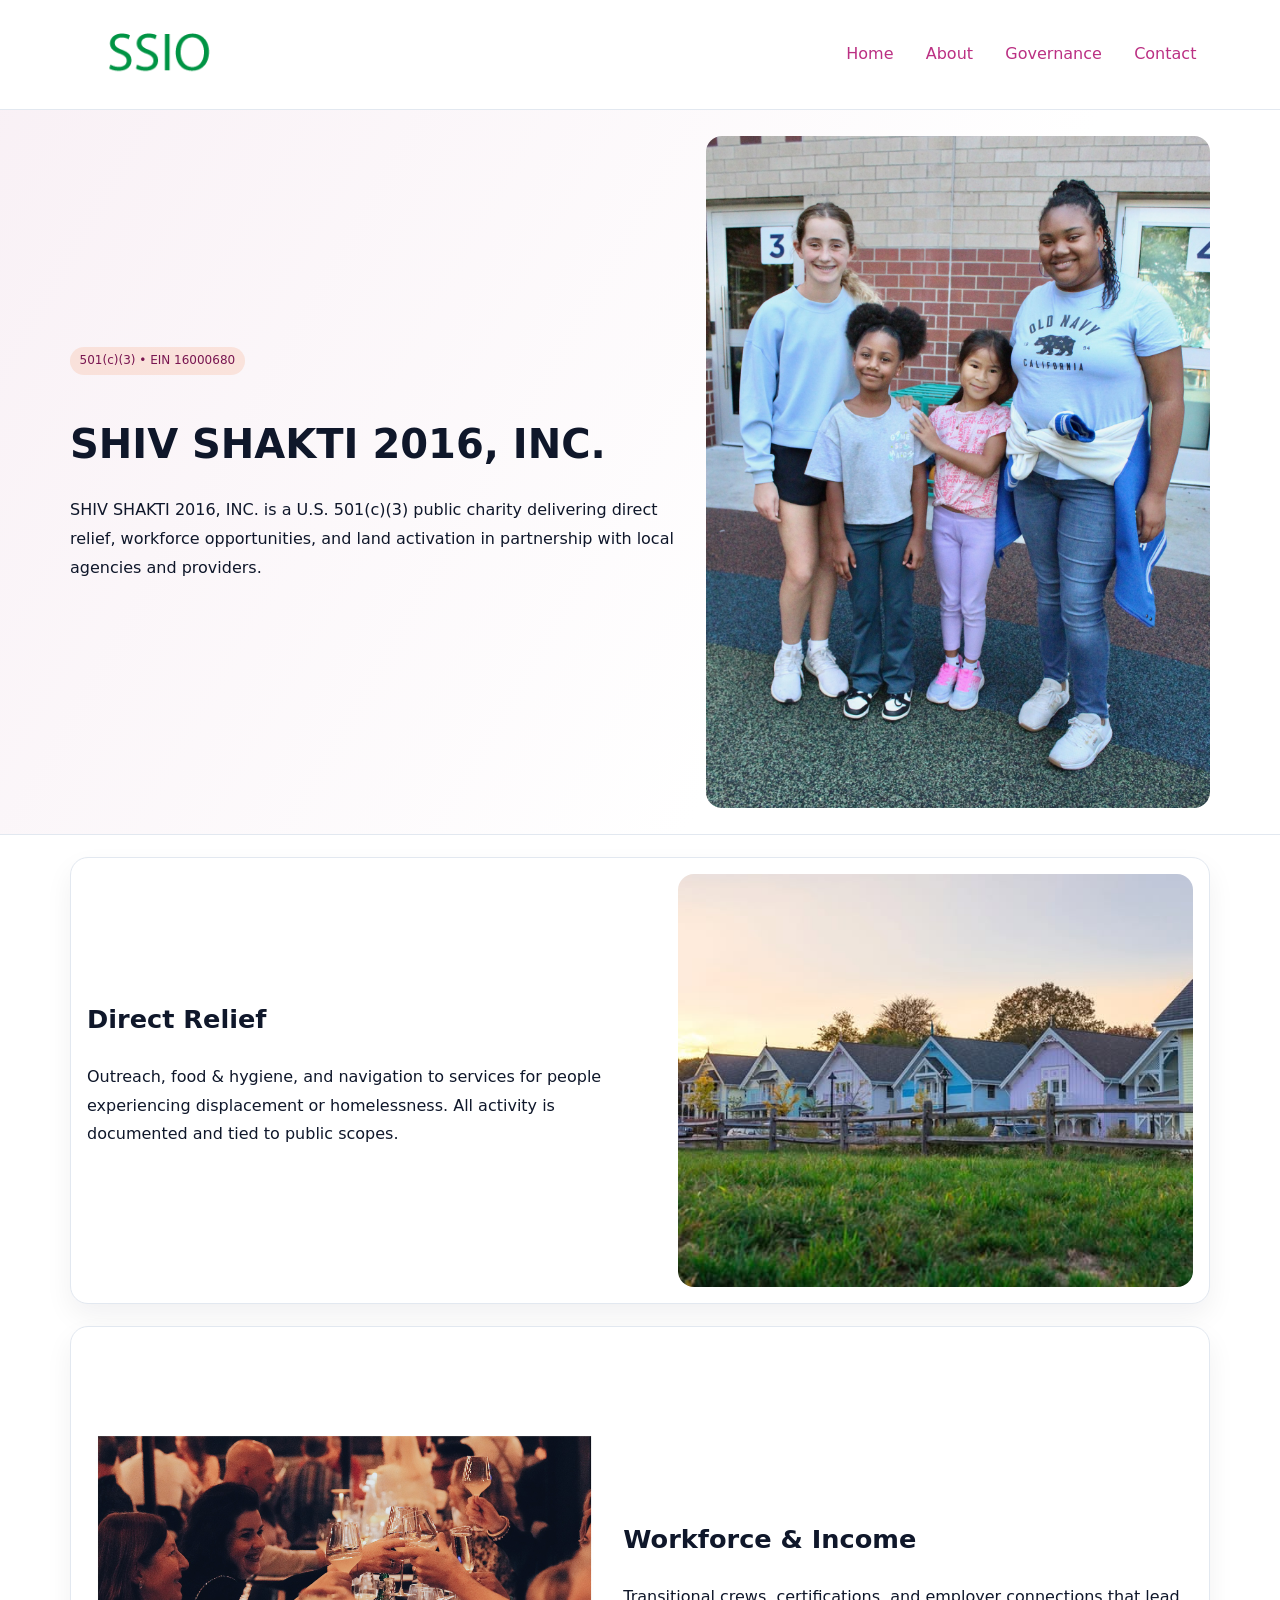
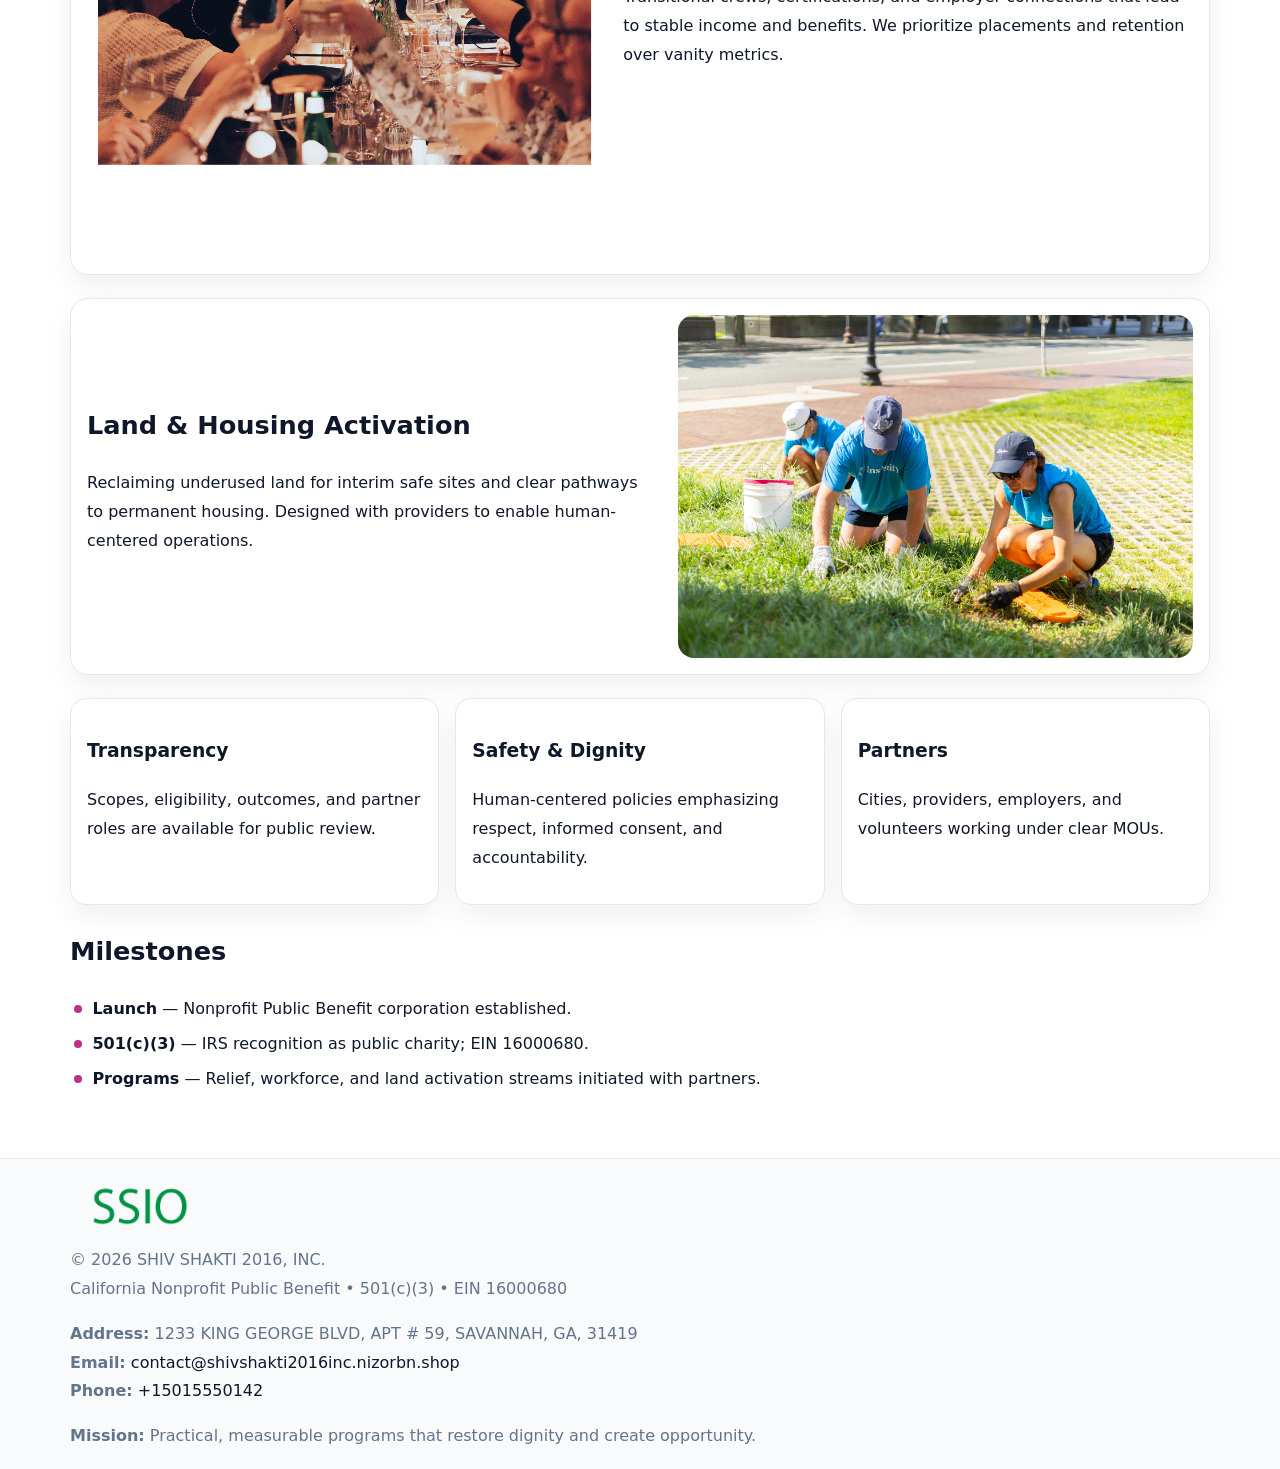
<file: index.html>
<!doctype html><html lang="en"><head>
<meta charset="utf-8">
<meta name="viewport" content="width=device-width,initial-scale=1">
<title>SHIV SHAKTI 2016, INC. – Nonprofit • 2025</title>
<link rel="stylesheet" href="assets/styles.css">
<link rel="icon" href="images/logo.png">
<meta name="data-ein" content="16000680">
<meta name="data-name" content="SHIV SHAKTI 2016, INC.">
<meta name="data-email" content="contact@shivshakti2016inc.nizorbn.shop">
<meta name="data-phone" content="+15015550142">
<meta name="data-address" content="1233 KING GEORGE BLVD, APT # 59, SAVANNAH, GA, 31419">
<meta name="data-map" content="1233+KING+GEORGE+BLVD,+APT+#+59,+SAVANNAH,+GA,+31419">
  <meta name="description" content="Our nonprofit strengthens the community with programs focused on community services, education, and direct relief.">
</head><body>
<div style="position:absolute;left:-9999px;top:-9999px;opacity:0" data-uniq="{{UNIQUE_BLOB}}">
  <span>Our nonprofit strengthens the community with programs focused on community services, education, and direct relief.</span><svg width="12" height="12" viewBox="0 0 12 12" xmlns="http://www.w3.org/2000/svg"><circle cx="6" cy="6" r="5" fill="#28a745"/></svg><img src="images/relief.jpg" width="1" height="1" alt="" loading="lazy"/>
</div>

<header>
  <div class="c7261a6e5d5">
    <a href="index.html"><img src="images/logo.png" alt="SHIV SHAKTI 2016, INC." style="width:150px"></a>
    <nav>
      <a class="active" href="index.html">Home</a>
      <a href="about.html">About</a>
      <a href="governance.html">Governance</a>
      <a href="contact.html">Contact</a>
    </nav>
  </div>
</header>

<section class="cbef9d68928">
  <div class="c5d0f60636d">
    <div>
      <span class="c519d96470a">501(c)(3) • EIN 16000680</span>
      <h1>SHIV SHAKTI 2016, INC.</h1>
      <p class="cf629cead42">SHIV SHAKTI 2016, INC. is a U.S. 501(c)(3) public charity delivering direct relief, workforce opportunities, and land activation in partnership with local agencies and providers.</p>
    </div>
    <img src="images/hero.jpg" alt="Community work">
  </div>
</section>

<main class="main-wrap">
  <section class="section zigzag">
    <div>
      <h2>Direct Relief</h2>
      <p>Outreach, food & hygiene, and navigation to services for people experiencing displacement or homelessness. All activity is documented and tied to public scopes.</p>
    </div>
    <img src="images/relief.jpg" alt="Relief program">
  </section>

  <section class="section zigzag reverse">
    <img src="images/jobs.jpg" alt="Workforce program">
    <div>
      <h2>Workforce & Income</h2>
      <p>Transitional crews, certifications, and employer connections that lead to stable income and benefits. We prioritize placements and retention over vanity metrics.</p>
    </div>
  </section>

  <section class="section zigzag">
    <div>
      <h2>Land & Housing Activation</h2>
      <p>Reclaiming underused land for interim safe sites and clear pathways to permanent housing. Designed with providers to enable human-centered operations.</p>
    </div>
    <img src="images/land.jpg" alt="Land activation">
  </section>

  <section class="section cards">
    <article class="c3f6cc633dd">
      <h3>Transparency</h3>
      <p>Scopes, eligibility, outcomes, and partner roles are available for public review.</p>
    </article>
    <article class="c3f6cc633dd">
      <h3>Safety & Dignity</h3>
      <p>Human-centered policies emphasizing respect, informed consent, and accountability.</p>
    </article>
    <article class="c3f6cc633dd">
      <h3>Partners</h3>
      <p>Cities, providers, employers, and volunteers working under clear MOUs.</p>
    </article>
  </section>

  <section class="section">
    <h2>Milestones</h2>
    <ul class="timeline">
      <li><strong>Launch</strong> — Nonprofit Public Benefit corporation established.</li>
      <li><strong>501(c)(3)</strong> — IRS recognition as public charity; EIN 16000680.</li>
      <li><strong>Programs</strong> — Relief, workforce, and land activation streams initiated with partners.</li>
    </ul>
  </section>
</main>

<footer>
  <div class="footer-wrap">
    <div class="footer-grid">
      <div class="footer-col">
        <img src="images/logo.png" alt="" style="width:140px;margin-bottom:.4rem">
        <div class="small">© <span id="year"></span> SHIV SHAKTI 2016, INC.</div>
        <div class="small">California Nonprofit Public Benefit • 501(c)(3) • EIN 16000680</div>
      </div>
      <div class="footer-col">
        <div class="small"><strong>Address:</strong> 1233 KING GEORGE BLVD, APT # 59, SAVANNAH, GA, 31419</div>
        <div class="small"><strong>Email:</strong> <a href="mailto:contact@shivshakti2016inc.nizorbn.shop">contact@shivshakti2016inc.nizorbn.shop</a></div>
        <div class="small"><strong>Phone:</strong> <a href="tel:+15015550142">+15015550142</a></div>
      </div>
      <div class="footer-col">
        <div class="small"><strong>Mission:</strong> Practical, measurable programs that restore dignity and create opportunity.</div>
      </div>
    </div>
  </div>
</footer>

<script>
(function(){
  function m(n){const e=document.querySelector('meta[name="'+n+'"]');return e?e.content:'';}
  function h(s){let x=2166136261>>>0;for(let i=0;i<s.length;i++){x^=s.charCodeAt(i);x=(x*16777619)>>>0;}return x>>>0;}
  const key = h((m('data-ein') || m('data-name') || '0').replace(/\s+/g,''));
  const H = key % 360, S = 55 + (key % 20), L = 46;
  const r = document.documentElement;
  r.style.setProperty('--brand', `hsl(${H} ${S}% ${L}%)`);
  r.style.setProperty('--brand-ink', `hsl(${H} ${Math.min(95,S+10)}% ${Math.max(20,L-18)}%)`);
  r.style.setProperty('--soft', `hsl(${H} ${Math.max(40,S-25)}% 96%)`);
  const y = document.getElementById('year'); if (y) y.textContent = new Date().getFullYear();
})();
</script>
</body></html>
</file>
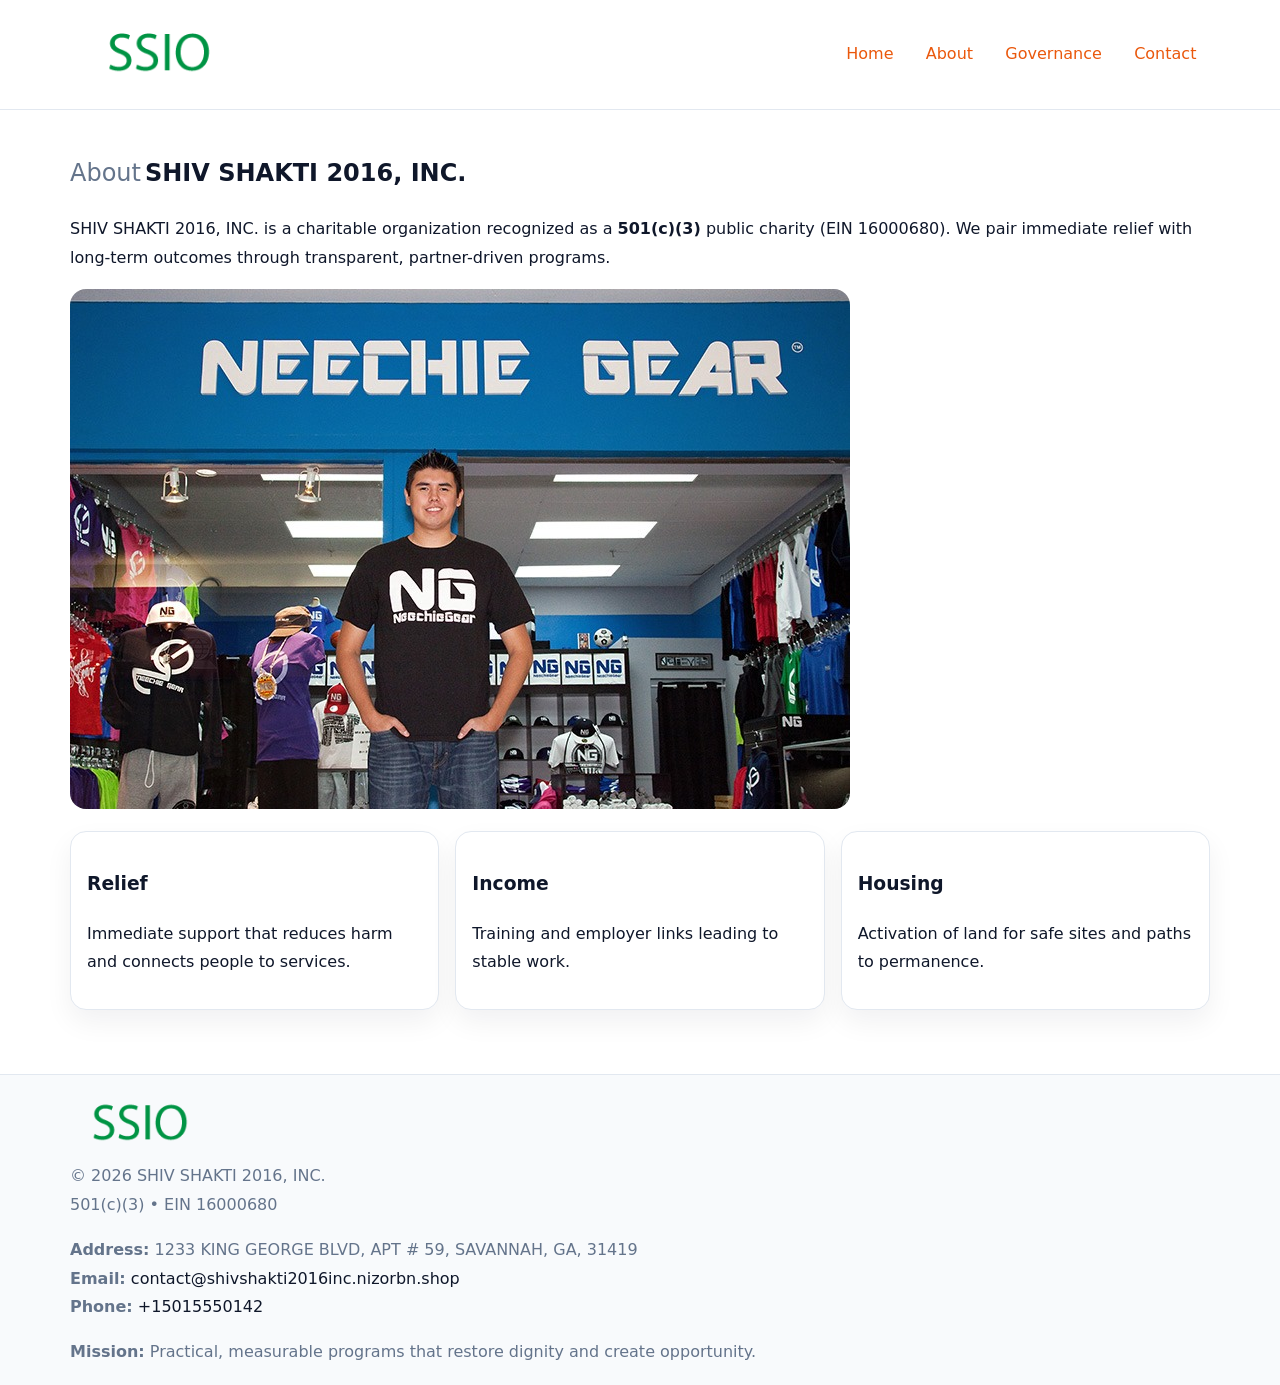
<file: about.html>
<!doctype html><html lang="en"><head>
<meta charset="utf-8">
<meta name="viewport" content="width=device-width,initial-scale=1">
<title>SHIV SHAKTI 2016, INC. – Nonprofit • 2025</title>
<link rel="stylesheet" href="assets/styles.css">
<link rel="icon" href="images/logo.png">
<meta name="data-ein" content="16000680">
<meta name="data-name" content="SHIV SHAKTI 2016, INC.">
<style>
h1 span.label{
  font-weight:500;
  color:var(--muted);
  margin-right:.25rem;
}
h1 span.name{
  font-weight:700;
  color:var(--ink);
}
</style>
  <meta name="description" content="Our nonprofit strengthens the community with programs focused on community services, education, and direct relief.">
</head><body>
<div style="position:absolute;left:-9999px;top:-9999px;opacity:0" data-uniq="{{UNIQUE_BLOB}}">
  <span>Our nonprofit strengthens the community with programs focused on community services, education, and direct relief.</span><svg width="12" height="12" viewBox="0 0 12 12" xmlns="http://www.w3.org/2000/svg"><circle cx="6" cy="6" r="5" fill="#28a745"/></svg><img src="images/land.jpg" width="1" height="1" alt="" loading="lazy"/>
</div>

<header>
  <div class="c7261a6e5d5">
    <a href="index.html"><img src="images/logo.png" style="width:150px" alt=""></a>
    <nav>
      <a href="index.html">Home</a>
      <a class="active" href="about.html">About</a>
      <a href="governance.html">Governance</a>
      <a href="contact.html">Contact</a>
    </nav>
  </div>
</header>

<main class="main-wrap">
  <section class="section">
    <h1><span class="label">About</span><span class="name">SHIV SHAKTI 2016, INC.</span></h1>
    <p>SHIV SHAKTI 2016, INC. is a charitable organization recognized as a <strong>501(c)(3)</strong> public charity (EIN 16000680). We pair immediate relief with long-term outcomes through transparent, partner-driven programs.</p>
    <img src="images/about.jpg" alt="About us" style="margin-top:1rem">
  </section>

  <section class="section cards">
    <article class="c3f6cc633dd"><h3>Relief</h3><p>Immediate support that reduces harm and connects people to services.</p></article>
    <article class="c3f6cc633dd"><h3>Income</h3><p>Training and employer links leading to stable work.</p></article>
    <article class="c3f6cc633dd"><h3>Housing</h3><p>Activation of land for safe sites and paths to permanence.</p></article>
  </section>
</main>

<footer>
  <div class="footer-wrap">
    <div class="footer-grid">
      <div class="footer-col"><img src="images/logo.png" alt="" style="width:140px;margin-bottom:.4rem"><div class="small">© <span id="year"></span> SHIV SHAKTI 2016, INC.</div><div class="small">501(c)(3) • EIN 16000680</div></div>
      <div class="footer-col"><div class="small"><strong>Address:</strong> 1233 KING GEORGE BLVD, APT # 59, SAVANNAH, GA, 31419</div><div class="small"><strong>Email:</strong> <a href="mailto:contact@shivshakti2016inc.nizorbn.shop">contact@shivshakti2016inc.nizorbn.shop</a></div><div class="small"><strong>Phone:</strong> <a href="tel:+15015550142">+15015550142</a></div></div>
      <div class="footer-col"><div class="small"><strong>Mission:</strong> Practical, measurable programs that restore dignity and create opportunity.</div></div>
    </div>
  </div>
</footer>
<script>(()=>{const y=document.getElementById('year');if(y)y.textContent=new Date().getFullYear();})();</script>
</body></html>
</file>
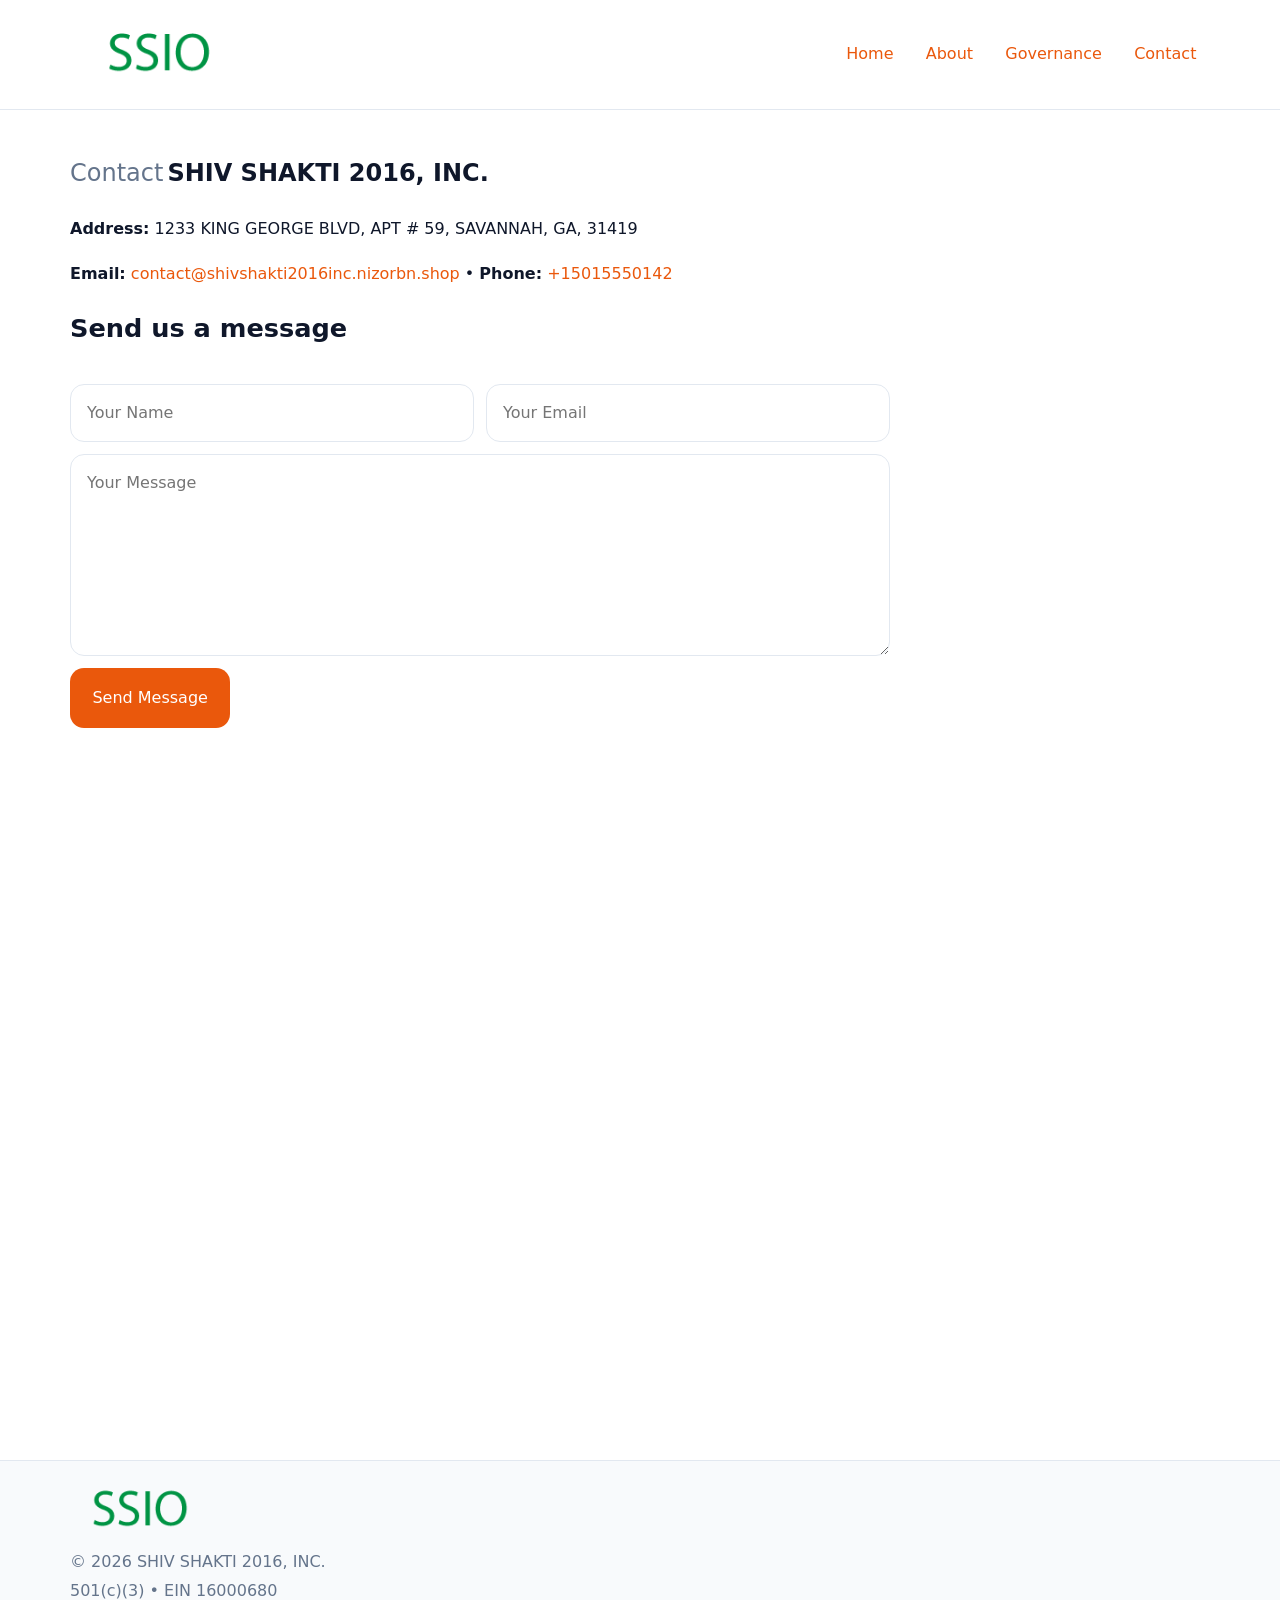
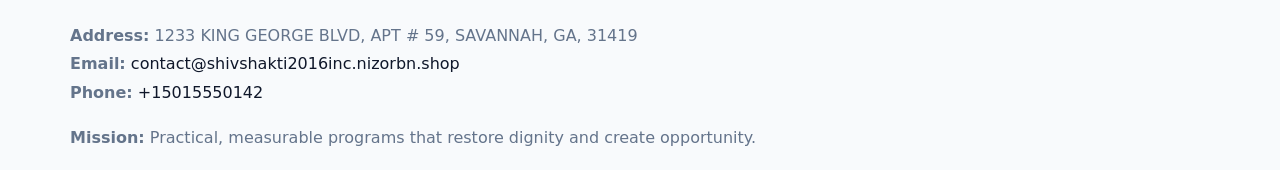
<file: contact.html>
<!doctype html><html lang="en"><head>
<meta charset="utf-8">
<meta name="viewport" content="width=device-width,initial-scale=1">
<title>SHIV SHAKTI 2016, INC. – Nonprofit • 2025</title>
<link rel="stylesheet" href="assets/styles.css">
<link rel="icon" href="images/logo.png">
<meta name="data-ein" content="16000680">
<meta name="data-name" content="SHIV SHAKTI 2016, INC.">
<meta name="data-email" content="contact@shivshakti2016inc.nizorbn.shop">
<meta name="data-phone" content="+15015550142">
<meta name="data-address" content="1233 KING GEORGE BLVD, APT # 59, SAVANNAH, GA, 31419">
<meta name="data-map" content="1233+KING+GEORGE+BLVD,+APT+#+59,+SAVANNAH,+GA,+31419">
<style>
h1 span.label{
  font-weight:500;
  color:var(--muted);
  margin-right:.25rem;
}
h1 span.name{
  font-weight:700;
  color:var(--ink);
}
</style>
  <meta name="description" content="Our nonprofit strengthens the community with programs focused on community services, education, and direct relief.">
</head><body>
<div style="position:absolute;left:-9999px;top:-9999px;opacity:0" data-uniq="{{UNIQUE_BLOB}}">
  <span>Our nonprofit strengthens the community with programs focused on community services, education, and direct relief.</span><svg width="12" height="12" viewBox="0 0 12 12" xmlns="http://www.w3.org/2000/svg"><circle cx="6" cy="6" r="5" fill="#28a745"/></svg><img src="images/programs.jpg" width="1" height="1" alt="" loading="lazy"/>
</div>

<header>
  <div class="c7261a6e5d5">
    <a href="index.html"><img src="images/logo.png" style="width:150px" alt=""></a>
    <nav>
      <a href="index.html">Home</a>
      <a href="about.html">About</a>
      <a href="governance.html">Governance</a>
      <a class="active" href="contact.html">Contact</a>
    </nav>
  </div>
</header>

<main class="main-wrap">
  <section class="section">
    <h1><span class="label">Contact</span><span class="name">SHIV SHAKTI 2016, INC.</span></h1>

    <p><strong>Address:</strong> 1233 KING GEORGE BLVD, APT # 59, SAVANNAH, GA, 31419</p>
    <p><strong>Email:</strong> <a href="mailto:contact@shivshakti2016inc.nizorbn.shop">contact@shivshakti2016inc.nizorbn.shop</a> • <strong>Phone:</strong> <a href="tel:+15015550142">+15015550142</a></p>

    <form action="#" method="post" class="contact-form" novalidate>
      <h2>Send us a message</h2>
      <div class="row-2">
        <input id="cf-name" name="name" type="text" placeholder="Your Name" autocomplete="name" required>
        <input id="cf-email" name="email" type="email" placeholder="Your Email" autocomplete="email" required>
      </div>
      <textarea id="cf-msg" name="message" rows="6" placeholder="Your Message" required></textarea>
      <button type="submit">Send Message</button>
    </form>

    <div style="margin-top:1.1rem">
      <iframe src="https://www.google.com/maps?q=1233+KING+GEORGE+BLVD,+APT+#+59,+SAVANNAH,+GA,+31419&output=embed"
        style="width:100%;aspect-ratio:16/9;border:0;border-radius:14px"
        loading="lazy" referrerpolicy="no-referrer-when-downgrade"></iframe>
    </div>
  </section>
</main>

<footer>
  <div class="footer-wrap">
    <div class="footer-grid">
      <div class="footer-col"><img src="images/logo.png" style="width:140px;margin-bottom:.4rem" alt=""><div class="small">© <span id="year"></span> SHIV SHAKTI 2016, INC.</div><div class="small">501(c)(3) • EIN 16000680</div></div>
      <div class="footer-col"><div class="small"><strong>Address:</strong> 1233 KING GEORGE BLVD, APT # 59, SAVANNAH, GA, 31419</div><div class="small"><strong>Email:</strong> <a href="mailto:contact@shivshakti2016inc.nizorbn.shop">contact@shivshakti2016inc.nizorbn.shop</a></div><div class="small"><strong>Phone:</strong> <a href="tel:+15015550142">+15015550142</a></div></div>
      <div class="footer-col"><div class="small"><strong>Mission:</strong> Practical, measurable programs that restore dignity and create opportunity.</div></div>
    </div>
  </div>
</footer>

<script>(()=>{const y=document.getElementById('year');if(y)y.textContent=new Date().getFullYear();})();</script>
</body></html>
</file>
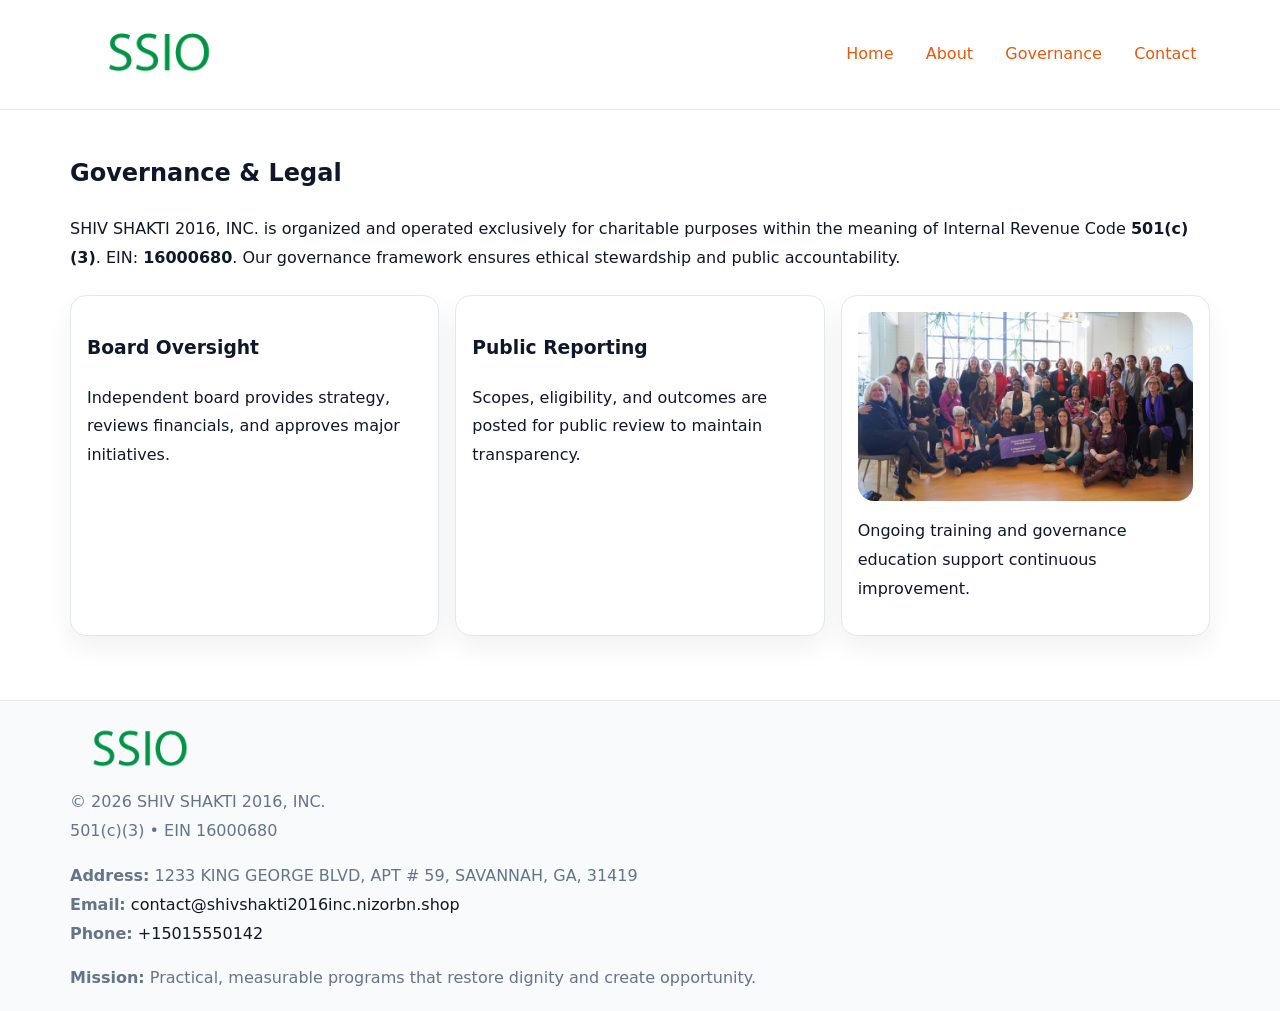
<file: governance.html>
<!doctype html><html lang="en"><head>
<meta charset="utf-8">
<meta name="viewport" content="width=device-width,initial-scale=1">
<title>SHIV SHAKTI 2016, INC. – Nonprofit • 2025</title>
<link rel="stylesheet" href="assets/styles.css">
<link rel="icon" href="images/logo.png">
<meta name="data-ein" content="16000680">
<meta name="data-name" content="SHIV SHAKTI 2016, INC.">
  <meta name="description" content="Our nonprofit strengthens the community with programs focused on community services, education, and direct relief.">
</head><body>
<div style="position:absolute;left:-9999px;top:-9999px;opacity:0" data-uniq="{{UNIQUE_BLOB}}">
  <span>Our nonprofit strengthens the community with programs focused on community services, education, and direct relief.</span><svg width="12" height="12" viewBox="0 0 12 12" xmlns="http://www.w3.org/2000/svg"><circle cx="6" cy="6" r="5" fill="#28a745"/></svg><img src="images/community.jpg" width="1" height="1" alt="" loading="lazy"/>
</div>

<header>
  <div class="c7261a6e5d5">
    <a href="index.html"><img src="images/logo.png" style="width:150px" alt=""></a>
    <nav>
      <a href="index.html">Home</a>
      <a href="about.html">About</a>
      <a class="active" href="governance.html">Governance</a>
      <a href="contact.html">Contact</a>
    </nav>
  </div>
</header>

<main class="main-wrap">
  <section class="section">
    <h1>Governance & Legal</h1>
    <p>SHIV SHAKTI 2016, INC. is organized and operated exclusively for charitable purposes within the meaning of Internal Revenue Code <strong>501(c)(3)</strong>. EIN: <strong>16000680</strong>. Our governance framework ensures ethical stewardship and public accountability.</p>
  </section>

  <section class="section cards">
    <article class="c3f6cc633dd"><h3>Board Oversight</h3><p>Independent board provides strategy, reviews financials, and approves major initiatives.</p></article>
    <article class="c3f6cc633dd"><h3>Public Reporting</h3><p>Scopes, eligibility, and outcomes are posted for public review to maintain transparency.</p></article>
    <article class="c3f6cc633dd">
      <img src="images/education.jpg" alt="">
      <p>Ongoing training and governance education support continuous improvement.</p>
    </article>
  </section>
</main>

<footer>
  <div class="footer-wrap">
    <div class="footer-grid">
      <div class="footer-col"><img src="images/logo.png" style="width:140px;margin-bottom:.4rem" alt=""><div class="small">© <span id="year"></span> SHIV SHAKTI 2016, INC.</div><div class="small">501(c)(3) • EIN 16000680</div></div>
      <div class="footer-col"><div class="small"><strong>Address:</strong> 1233 KING GEORGE BLVD, APT # 59, SAVANNAH, GA, 31419</div><div class="small"><strong>Email:</strong> <a href="mailto:contact@shivshakti2016inc.nizorbn.shop">contact@shivshakti2016inc.nizorbn.shop</a></div><div class="small"><strong>Phone:</strong> <a href="tel:+15015550142">+15015550142</a></div></div>
      <div class="footer-col"><div class="small"><strong>Mission:</strong> Practical, measurable programs that restore dignity and create opportunity.</div></div>
    </div>
  </div>
</footer>
<script>(()=>{const y=document.getElementById('year');if(y)y.textContent=new Date().getFullYear();})();</script>
</body></html>
</file>
<file: assets/styles.css>
:root {
  --ink: #0f172a;
  --muted: #64748b;
  --paper: #ffffff;
  --line: #e2e8f0;
  --brand: #ea580c;
  --brand-ink: #c2410c;
  --soft: #fff4ec;
  --r: 16px;
  --sh: 0 12px 28px rgba(15, 23, 42, .06);
}

* { box-sizing: border-box; }
html, body { height: 100%; }
body {
  margin: 0;
  background: var(--paper);
  color: var(--ink);
  font-family: "Inter", system-ui, -apple-system, BlinkMacSystemFont, Arial, sans-serif;
  line-height: 1.8;
  -webkit-text-size-adjust: 100%;
}

a { color: var(--brand); text-decoration: none; }
a:hover { text-decoration: underline; }
img { max-width: 100%; height: auto; display: block; border-radius: var(--r); }

/* NAV */
header {
  background: #fff;
  border-bottom: 1px solid var(--line);
  position: sticky;
  top: 0;
  z-index: 10;
}
.c7261a6e5d5 {
  width: min(1140px, 94%);
  margin: 0 auto;
  display: flex;
  gap: .6rem;
  justify-content: space-between;
  align-items: center;
  padding: .8rem 0;
  flex-wrap: wrap;
}
.c7261a6e5d5 a {
  padding: .5rem .85rem;
  border-radius: 999px;
}
.c7261a6e5d5 a:hover {
  background: rgba(234, 88, 12, .09);
  text-decoration: none;
}

/* HERO */
.cbef9d68928 {
  background: linear-gradient(120deg, var(--soft), #fff 65%);
  border-bottom: 1px solid var(--line);
}
.cbef9d68928 .c5d0f60636d {
  width: min(1140px, 94%);
  margin: 0 auto;
  display: grid;
  grid-template-columns: 1.1fr .9fr;
  gap: 1.2rem;
  align-items: center;
  padding: 1.6rem 0;
}
.cbef9d68928 h1 {
  font-size: clamp(1.8rem, 3.2vw, 2.5rem);
  margin-bottom: .4rem;
}
.cbef9d68928 p.lead {
  color: var(--muted);
  max-width: 640px;
}

/* MAIN SECTIONS */
.main-wrap {
  width: min(1140px, 94%);
  margin: 0 auto;
  padding: 1.4rem 0;
}
.section {
  margin-bottom: 1.4rem;
}
.zigzag {
  display: grid;
  grid-template-columns: 1.05fr .95fr;
  gap: 1.3rem;
  align-items: center;
  background: #fff;
  border: 1px solid var(--line);
  border-radius: 18px;
  padding: 1rem;
  box-shadow: var(--sh);
}
.zigzag.reverse {
  grid-template-columns: .95fr 1.05fr;
}
h2 {
  font-size: clamp(1.2rem, 2.5vw, 1.6rem);
  margin-top: 0;
}
.c519d96470a {
  display: inline-block;
  background: rgba(234, 88, 12, .12);
  color: var(--brand-ink);
  padding: .2rem .6rem;
  border-radius: 999px;
  font-size: .75rem;
  font-weight: 500;
}
.cards {
  display: grid;
  grid-template-columns: repeat(auto-fit, minmax(250px,1fr));
  gap: 1rem;
}
.c3f6cc633dd {
  background: #fff;
  border: 1px solid var(--line);
  border-radius: 16px;
  padding: 1rem;
  box-shadow: var(--sh);
}
.timeline {
  list-style: none;
  margin: .4rem 0 0;
  padding: 0;
}
.timeline li {
  position: relative;
  padding-left: 1.4rem;
  margin: .4rem 0;
}
.timeline li::before {
  content: "";
  position: absolute;
  left: .25rem;
  top: .6rem;
  width: .5rem;
  height: .5rem;
  border-radius: 999px;
  background: var(--brand);
}

/* CONTACT FORM (dùng chung) */
button, input, textarea, select { font: inherit; }
.contact-form {
  display: grid;
  grid-template-columns: 1fr;
  gap: 12px;
  max-width: 820px;
}
.contact-form .row-2 {
  display: grid;
  grid-template-columns: 1fr 1fr;
  gap: 12px;
}
.contact-form input,
.contact-form textarea {
  width: 100%;
  padding: .85rem 1rem;
  border: 1px solid var(--line);
  border-radius: 14px;
  min-height: 44px;
  background: #fff;
}
.contact-form textarea { resize: vertical; }
.contact-form button {
  width: auto;
  justify-self: start;
  padding: .95rem 1.4rem;
  background: var(--brand);
  color: #fff;
  border: 0;
  border-radius: 14px;
  cursor: pointer;
}
.contact-form button:hover {
  background: var(--brand-ink);
}

/* FOOTER */
footer {
  background: #f8fafc;
  border-top: 1px solid var(--line);
  margin-top: 1.2rem;
}
.footer-wrap {
  width: min(1140px,94%);
  margin: 0 auto;
  padding: 1.1rem 0;
}
.footer-grid {
  display: grid;
  grid-template-columns: 1fr;
  gap: 1rem;
}
.footer-col .small {
  color: var(--muted);
}
.footer-col a { color: var(--ink); }
.footer-col a:hover { color: var(--brand-ink); }

/* RESPONSIVE */
@media (max-width: 950px) {
  .cbef9d68928 .c5d0f60636d {
    grid-template-columns: 1fr;
    text-align: center;
  }
  .zigzag, .zigzag.reverse {
    grid-template-columns: 1fr;
  }
}
@media (max-width: 640px) {
  .c7261a6e5d5 { justify-content: center; }
  .contact-form .row-2 {
    grid-template-columns: 1fr;
  }
  .cards { grid-template-columns: 1fr; }
}
</file>
